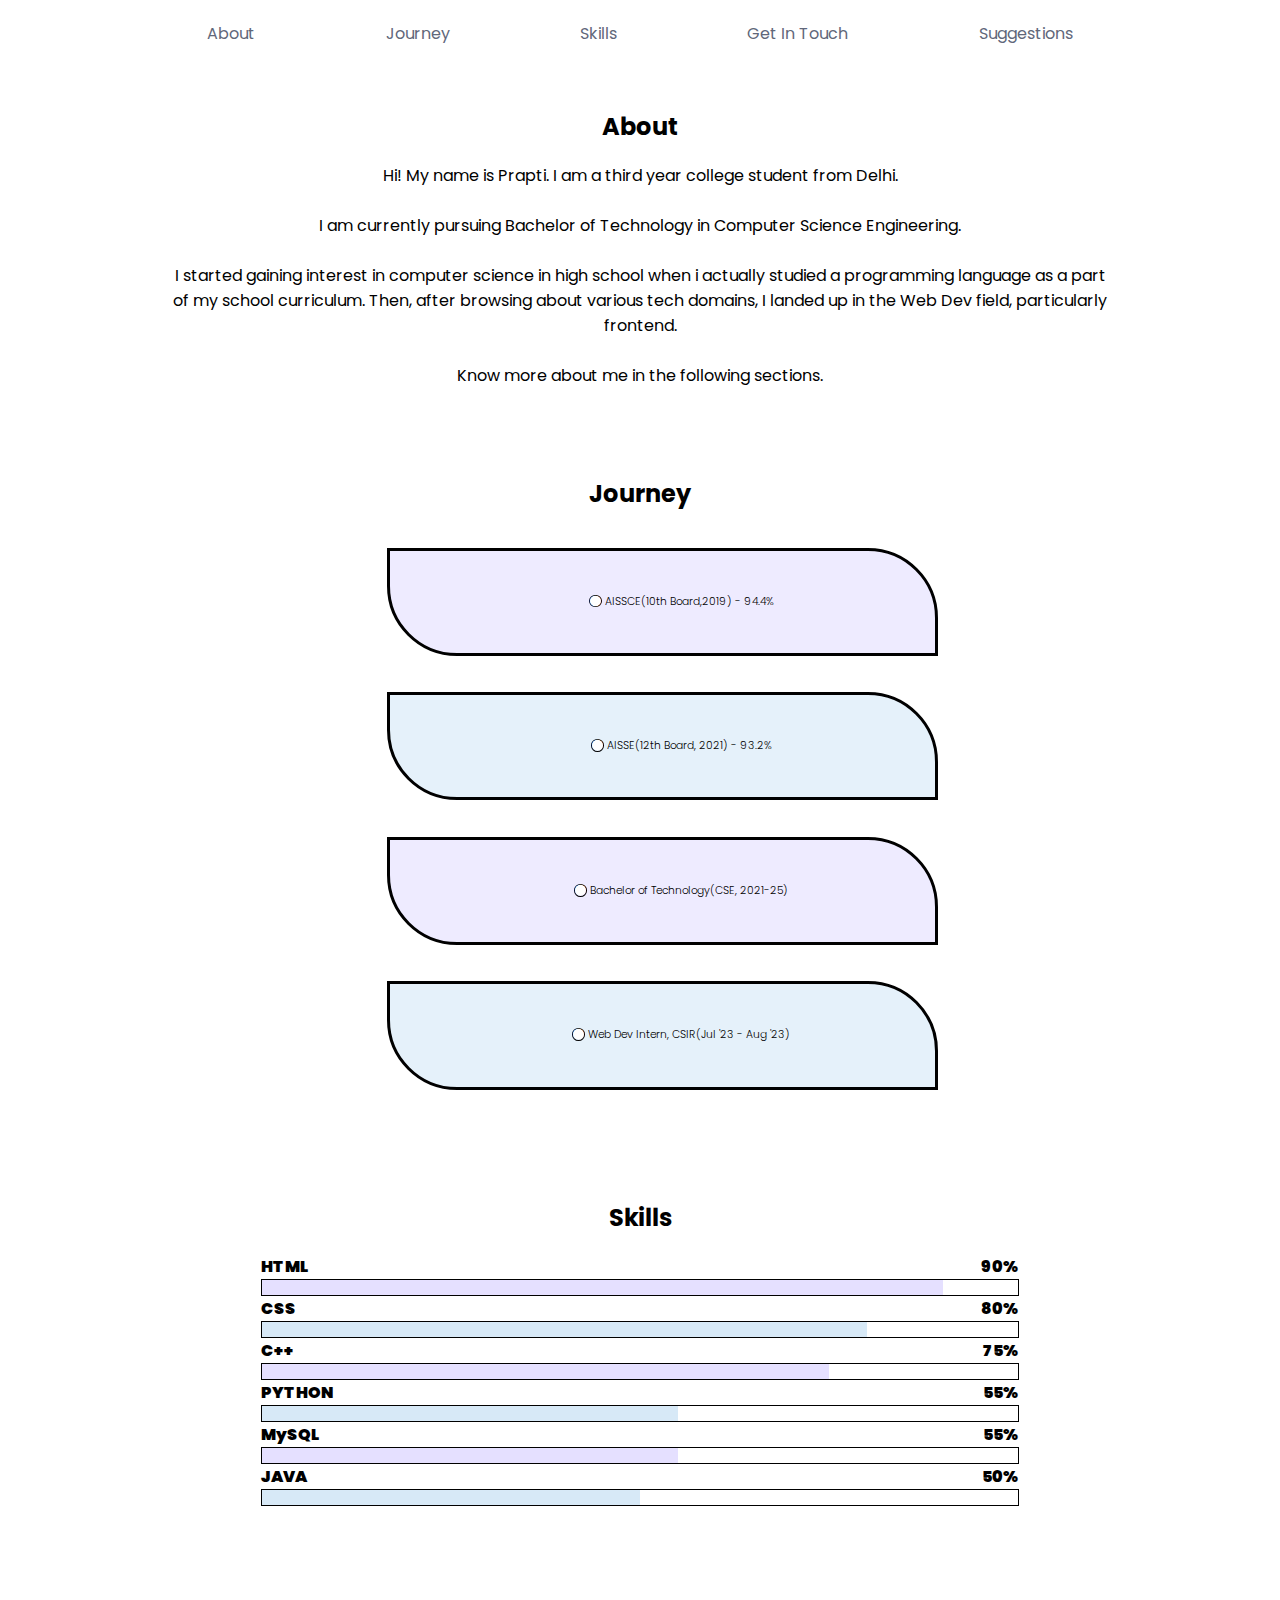
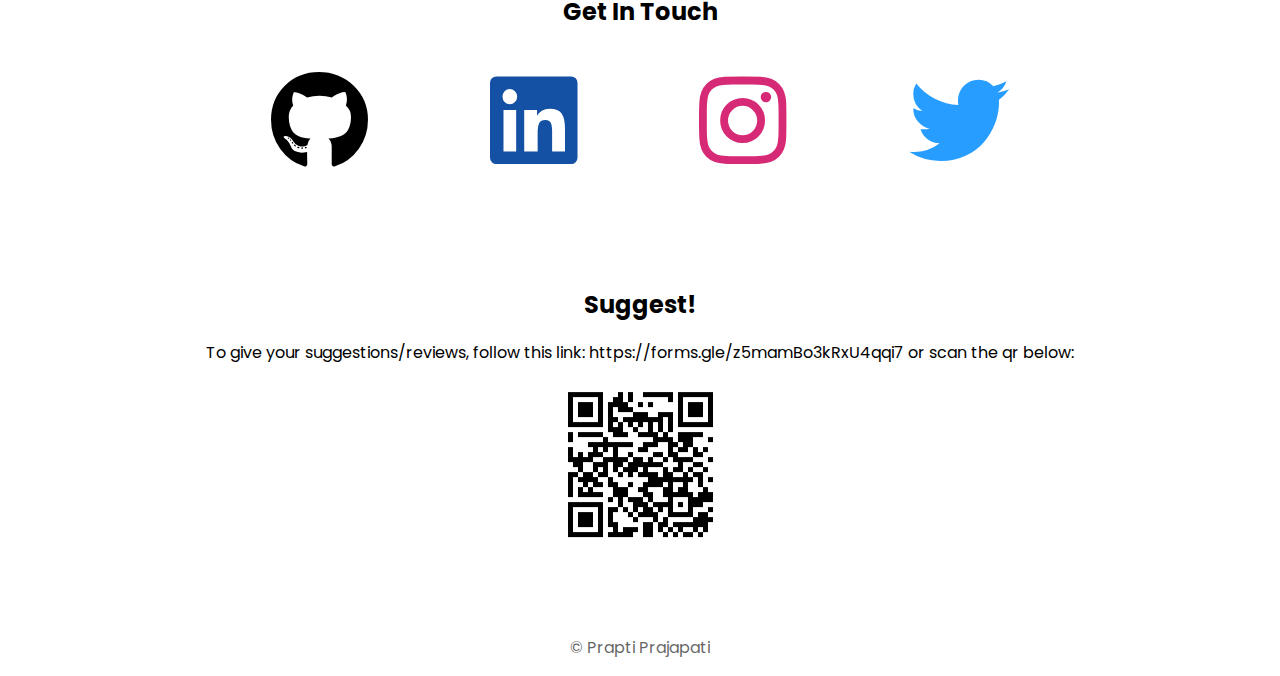
<file: about.html>
<!DOCTYPE html>
<html lang="en">
<head>
    <meta charset="UTF-8">
    <meta name="viewport" content="width=device-width, initial-scale=1.0">
    <title>Prapti's Portfolio</title>

    <link rel="preconnect" href="https://fonts.googleapis.com">
    <link rel="preconnect" href="https://fonts.gstatic.com" crossorigin>
    <link href="https://fonts.googleapis.com/css2?family=Josefin+Sans&family=Poppins&display=swap" rel="stylesheet">
    <link href="https://cdn.jsdelivr.net/npm/bootstrap@5.3.0-alpha1/dist/css/bootstrap.min.css" rel="stylesheet" integrity="sha384-GLhlTQ8iRABdZLl6O3oVMWSktQOp6b7In1Zl3/Jr59b6EGGoI1aFkw7cmDA6j6gD" crossorigin="anonymous">
    <script src="https://cdn.jsdelivr.net/npm/@popperjs/core@2.9.2/dist/umd/popper.min.js" integrity="sha384-IQsoLXl5PILFhosVNubq5LC7Qb9DXgDA9i+tQ8Zj3iwWAwPtgFTxbJ8NT4GN1R8p" crossorigin="anonymous"></script>
    <script src="https://cdn.jsdelivr.net/npm/bootstrap@5.0.2/dist/js/bootstrap.min.js" integrity="sha384-cVKIPhGWiC2Al4u+LWgxfKTRIcfu0JTxR+EQDz/bgldoEyl4H0zUF0QKbrJ0EcQF" crossorigin="anonymous"></script>

    <link rel="stylesheet" href="https://cdnjs.cloudflare.com/ajax/libs/font-awesome/5.15.3/css/all.min.css">

    <link rel="stylesheet" href="about-styles.css">
</head>
<body>
    <div class="links" id="#about-top">
    <a href="#about">About</a>
    <a href="#edu">Journey</a>
    <a href="#exp">Skills</a>
    <a href="#contact">Get In Touch</a>
    <a href="#suggest">Suggestions</a>
</div>



    <div class="main one"  id="about">
        <h2>About</h2>
        <div class="about sub">Hi! My name is Prapti. I am a third year college student from Delhi. <br><br>
                               I am currently pursuing Bachelor of Technology in Computer Science Engineering. <br><br>
                               I started gaining interest in computer science in high school when i actually studied a 
                               programming language as a part of my school curriculum. Then, after browsing about various 
                               tech domains, I landed up in the Web Dev field, particularly frontend. <br><br>
                               Know more about me in the following sections.
        </div>

    </div>


    <div class="main two" id="edu">
        <h2>Journey</h2>
        <div class="edu sub">
          <div class="journey j-purple">
            <h6>
              <i class="fas fa-regular fa-circle"></i> 
              AISSCE(10th Board,2019) - 94.4%
            </h6>
          
          </div>
          <div class="journey j-blue">
            <h6>
              <i class="fas fa-regular fa-circle"></i>
              AISSE(12th Board, 2021) - 93.2%
            </h6>
          </div>
          <div class="journey j-purple">
            <h6>
              <i class="fas fa-regular fa-circle"></i>
              Bachelor of Technology(CSE, 2021-25)
            </h6>
          </div>
          <div class="journey j-blue">
            <h6>
              <i class="fas fa-regular fa-circle"></i>
              Web Dev Intern, CSIR(Jul '23 - Aug '23)
            </h6>
          </div>
        </div>

    </div>
    

    <div class="main three" id="exp">
        <h2>Skills</h2>
            <div class="exp-sub sub" style="width:60%; margin-left:20%;"><div class="box">
                <div class="text">
                  <div>
                    <b>HTML</b>
                  </div>
                  <div>
                    <b>90%</b>
                  </div>
                </div>
                <div class="bar-container">
                  <div class="bar-filled purple-bg" style="width: 90%;"></div> <!-- Adjust the width as needed -->
                </div>
              </div>
              
              <div class="box">
                <div class="text">
                  <div>
                    <b>CSS</b>
                  </div>
                  <div>
                    <b>80%</b>
                  </div>
                </div>
                <div class="bar-container">
                  <div class="bar-filled blue-bg" style="width: 80%;"></div> <!-- Adjust the width as needed -->
                </div>
              </div>
              <div class="box">
                <div class="text">
                  <div>
                    <b>C++</b>
                  </div>
                  <div>
                    <b>75%</b>
                  </div>
                </div>
                <div class="bar-container">
                  <div class="bar-filled purple-bg" style="width: 75%;"></div> <!-- Adjust the width as needed -->
                </div>
              </div>
              <div class="box">
                <div class="text">
                  <div>
                    <b>PYTHON</b>
                  </div>
                  <div>
                    <b>55%</b>
                  </div>
                </div>
                <div class="bar-container">
                  <div class="bar-filled blue-bg" style="width: 55%;"></div> <!-- Adjust the width as needed -->
                </div>
              </div>
              <div class="box">
                <div class="text">
                  <div>
                    <b>MySQL</b>
                  </div>
                  <div>
                    <b>55%</b>
                  </div>
                </div>
                <div class="bar-container">
                  <div class="bar-filled purple-bg" style="width: 55%;"></div> <!-- Adjust the width as needed -->
                </div>
              </div>
              <div class="box">
                <div class="text">
                  <div>
                    <b>JAVA</b>
                  </div>
                  <div>
                    <b>50%</b>
                  </div>
                </div>
                <div class="bar-container">
                  <div class="bar-filled blue-bg" style="width: 50%;"></div> <!-- Adjust the width as needed -->
                </div>
              </div>
                </div>
        
       

    </div>
    

    <div class="main four" id="contact">
        <h2>Get In Touch</h2>
        <div class="contact sub">
          <div class="social-icons">
            <a href="https://github.com/praaptiiiii">
              <i class="fab fa-github" style="color: black;"></i>
            </a>
            <a href="https://www.linkedin.com/in/prapti-prajapati-6a5241232/">
              <i class="fab fa-linkedin" style="color: #1450A3;"></i>
            </a>
            <a href="https://www.instagram.com">
              <i class="fab fa-instagram" style="color: rgb(214,41,118);"></i>
            </a>
            <a href="https://www.twitter.com">
              <i class="fab fa-twitter" style="color: #279EFF;"></i>
            </a>
          </div>
        </div>
    
    </div>
    

    <div class="main five" id="suggest">
        <h2>Suggest!</h2>
        <div class="sub suggest-sub">To give your suggestions/reviews, follow this link: <a href="https://forms.gle/z5mamBo3kRxU4qqi7" 
          style="color: black; margin:0; padding: 0;">https://forms.gle/z5mamBo3kRxU4qqi7</a> or scan the qr below:
            <br><br>
            <img src="qr_image.png" alt=""> 
        </div>


    </div>
        
    <footer>
      <p>© Prapti Prajapati</p>
    </footer>

    <script src="https://ajax.googleapis.com/ajax/libs/jquery/3.7.0/jquery.min.js"></script>
    <script src="about.js"></script>

</body>
</html>
</file>
<file: about-styles.css>
body{
    font-family: 'Josefin Sans', sans-serif;
    font-family: 'Poppins', sans-serif;
    background-image: url("https://e0.pxfuel.com/wallpapers/1001/972/desktop-wallpaper-opera-r3-light-theme-background.jpg");
    text-align: center;
}

a{
    color: #61677A;
    margin: 5%;
    text-decoration: none;
}
a:hover{
    color: #000;
    border: black solid 0.5px;
}
.links{
    padding-top: 1%;
}

.main{
    padding-top: 2%;
    padding-bottom: 2%;
}
.sub{
    margin-left: 12.5%;
    margin-right: 12.5%;
}
.main:hover{
    transform: scale(1.02);
}
h2{
    margin-top:3%;
    margin-bottom: 1.5%;
}
.two h6{
    font-weight: 300;
}
.edu{
    margin-left: 30%;
}

.about,.suggest-sub{
    z-index: 1;
    overflow: hidden;
    position: relative;
}
.about:hover::before,.suggest-sub:hover::before{
    content: ' ';
    position: absolute;
    top: 0;
    left: 100%;
    width: 100%;
    height: 100%;
    opacity: 0.45;
    animation: journey 0.9s;
    z-index: -1;
    background-color: black;
    opacity: 0.10;
}
/* Style for elements with class .journey */
.journey {
    width: 70%;
    border: 3px solid black;
    background-color: rgba(0, 0, 0, 0.5);
    padding-left: 5%;
    padding-top: 2.5%;
    padding-bottom: 2.5%;
    position: relative;
    margin-bottom: 3%;
    margin-top: 5%;
    border-radius: 0 70px;
    z-index: 1;
    overflow: hidden;
  }

  .journey:hover::before {
    content: ' ';
    position: absolute;
    top: 0;
    left: 100%;
    width: 100%;
    height: 100%;
    opacity: 0.45;
    animation: journey 0.6s;
    z-index: -1;
  }
  .j-blue{
    background-color: rgb(215,233,247,0.65);
  }
  .j-purple{
    background-color: rgb(229,224,255,0.65);
  }
  .j-purple:hover::before{
    background-color: rgb(157, 68, 192);
  }
  .j-blue:hover::before{
    background-color: rgb(39, 158, 255);
  }

  @keyframes journey {
    0% {
      left: -100%;
    }
    100% {
      left: 100%;
    }
  }
  

.two i{
    color: white;
    border:0.5px solid black; 
    border-radius: 50%;
}


.text {
    display: flex;
    justify-content: space-between;
    align-items: center;
    font-weight: bold;
  }
  
  .bar-container {
    background-color: white; 
    height: 15px;
    border: 0.5px solid black;
  }
  
  .bar-filled {
    height: 100%;
  }
  .purple-bg{
      background-color: #E5E0FF;
  }
  .blue-bg{
      background-color: #D7E9F7;
  }


  .four a{
    font-size: 100px;
  }
  .four a :hover{
    margin-left:2.5%;
  }

  @media(max-width:768px){
    .links{
        padding-bottom: 4%;
    }
    h2{
        margin-top:6%;
        margin-bottom: 3%;
    }
    .four a :hover{
        margin-left:6%;
    }
    .journey{
        width: 100%;
        border-radius: 0 40px;
    }
    .edu{
        margin-left: 10%;
    }
  }

  footer{
    margin-top: 5%;
    opacity: 0.6;
  }
</file>
